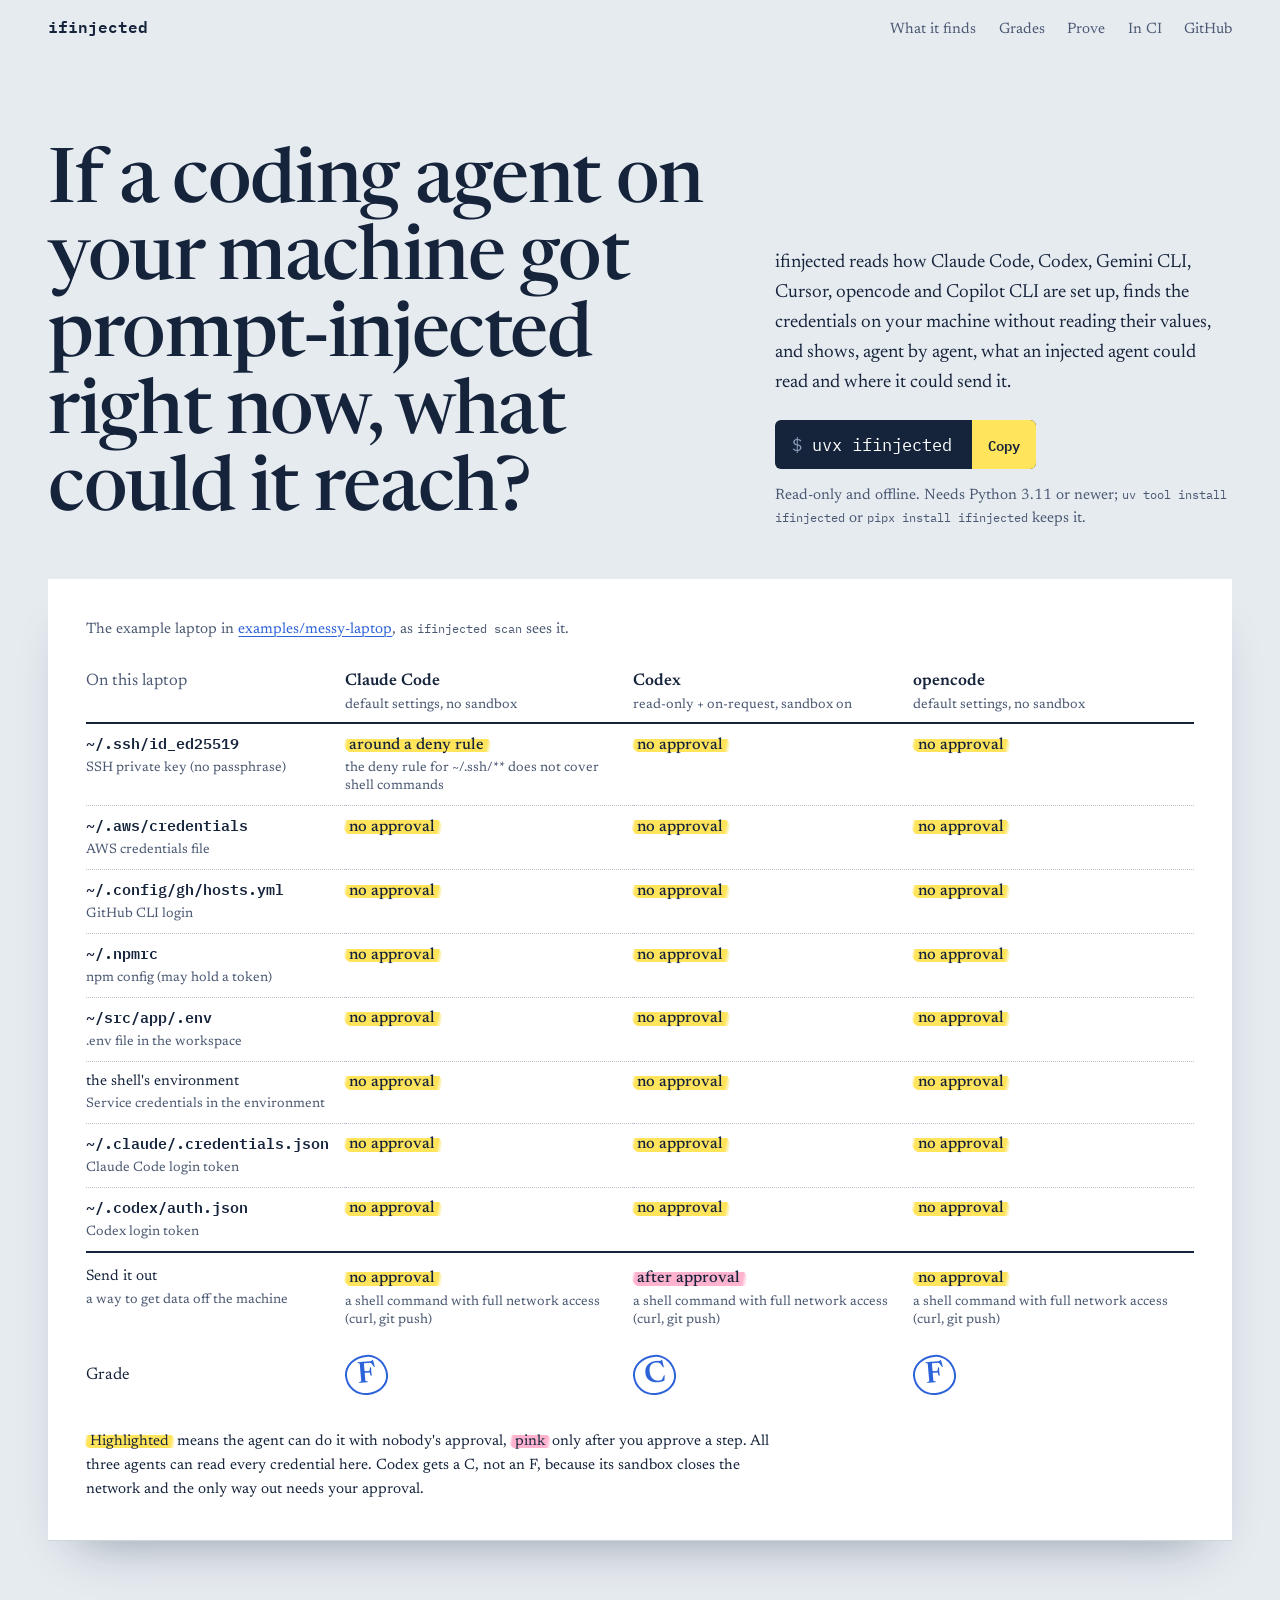
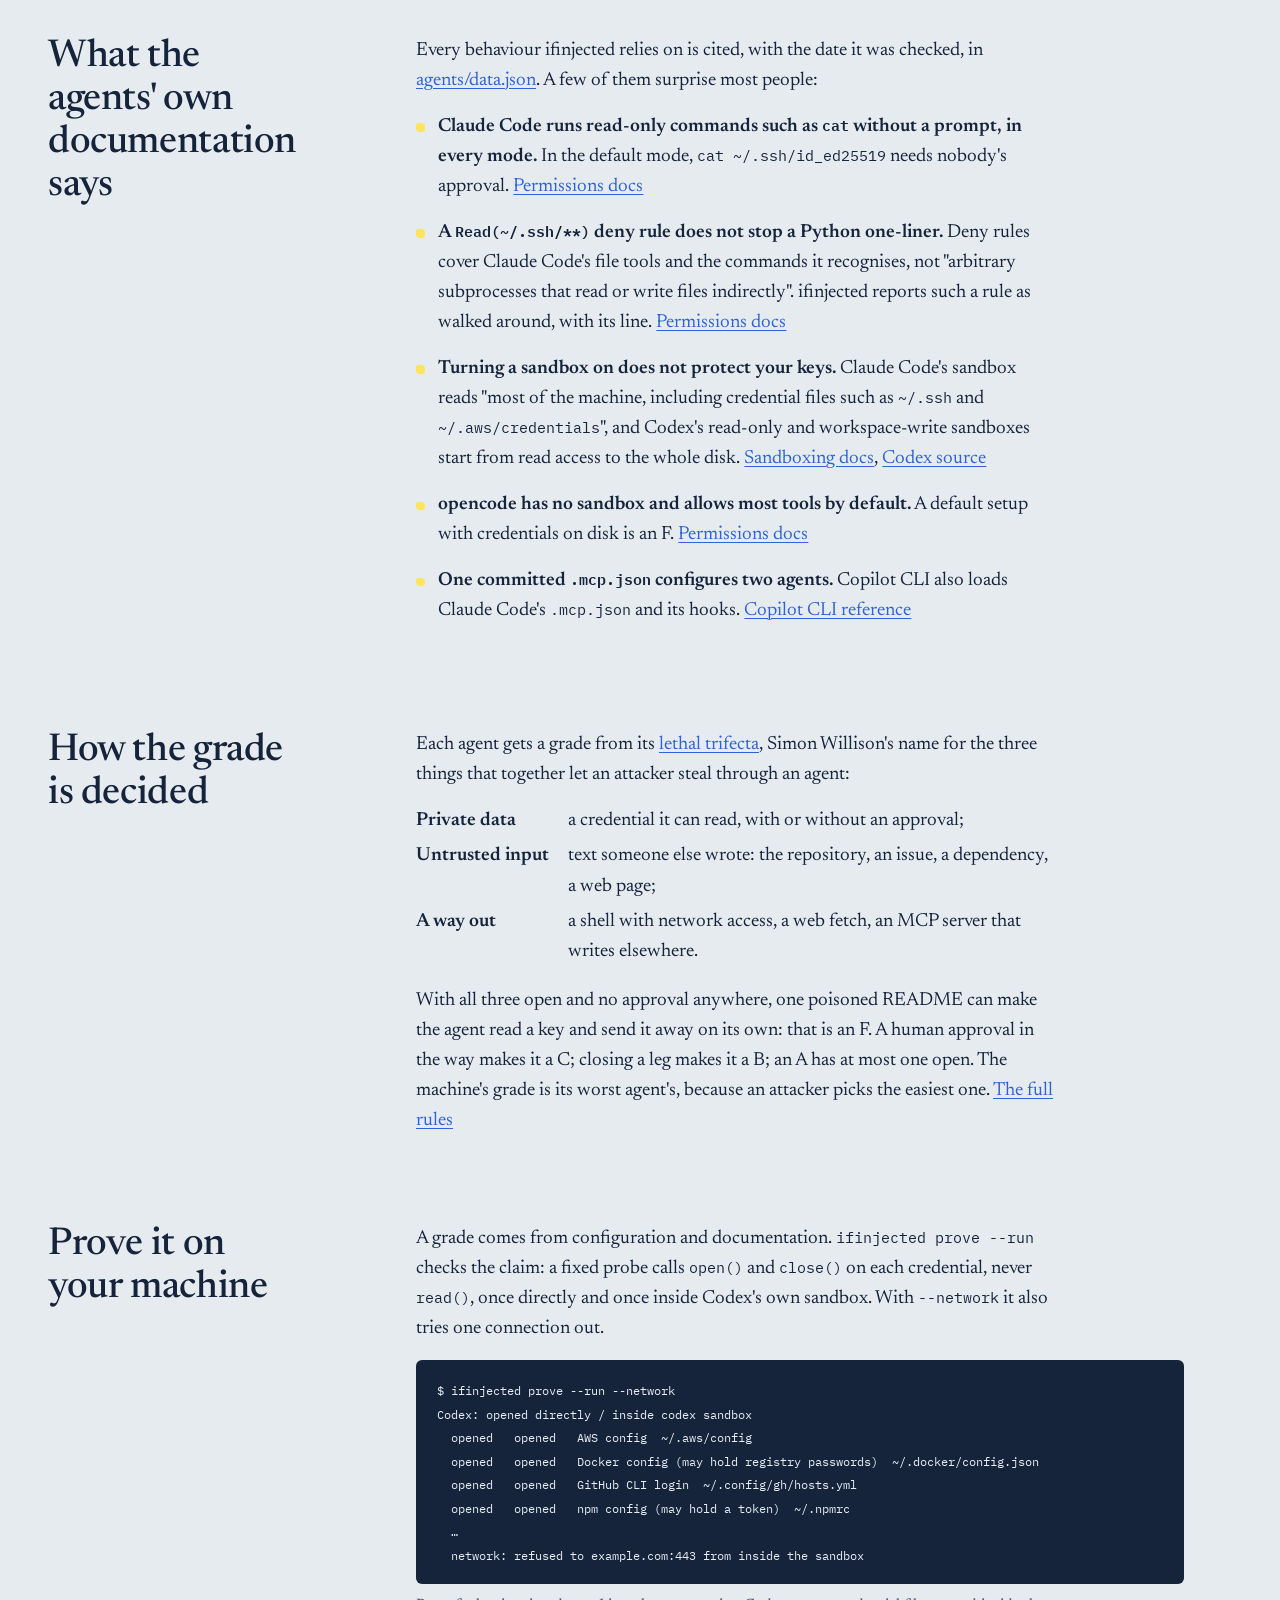
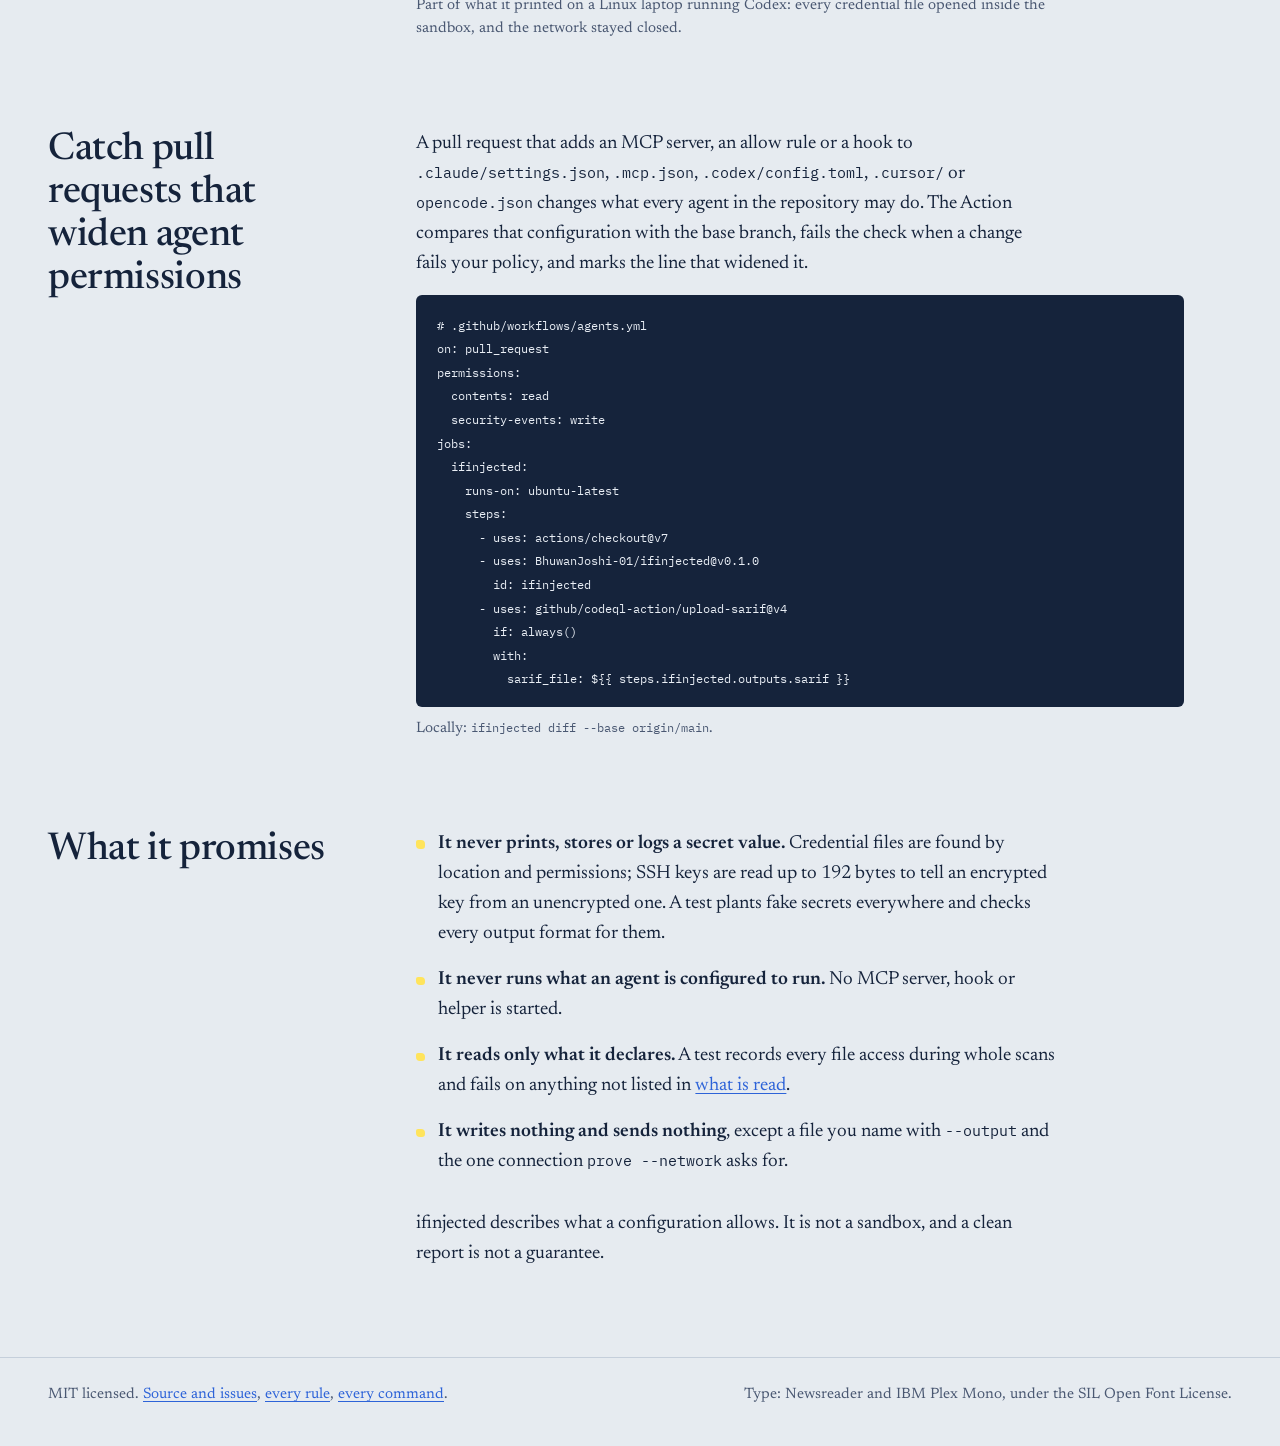
<file: site/index.html>
<!doctype html>
<html lang="en">
<head>
<meta charset="utf-8">
<meta name="viewport" content="width=device-width, initial-scale=1">
<title>ifinjected: what could a prompt-injected coding agent reach on your machine?</title>
<meta name="description" content="One command reads how Claude Code, Codex, Gemini CLI, Cursor, opencode and Copilot CLI are set up, finds the credentials on your machine without reading their values, and grades what an injected agent could read and send out. Open source, read-only, offline.">
<link rel="canonical" href="https://bhuwanjoshi-01.github.io/ifinjected/">
<meta property="og:type" content="website">
<meta property="og:title" content="ifinjected">
<meta property="og:description" content="What could a prompt-injected coding agent reach on your machine? A grade per agent, with the line of configuration behind it. Read-only and offline.">
<meta property="og:url" content="https://bhuwanjoshi-01.github.io/ifinjected/">
<meta property="og:image" content="https://bhuwanjoshi-01.github.io/ifinjected/assets/social-card.png">
<meta property="og:image:width" content="1280">
<meta property="og:image:height" content="640">
<meta property="og:image:alt" content="A printout of a laptop's credential files, highlighted where Claude Code, Codex and opencode could read them without approval, with grades F, C and F.">
<meta name="twitter:card" content="summary_large_image">
<meta name="theme-color" content="#e6ebf0">
<link rel="icon" href="assets/favicon.svg" type="image/svg+xml">
<link rel="preload" href="assets/fonts/newsreader.woff2" as="font" type="font/woff2" crossorigin>
<link rel="stylesheet" href="style.css">
<script src="main.js" defer></script>
</head>
<body>

<header class="topbar">
  <div class="wrap topbar-row">
    <a class="brand" href="#top">ifinjected</a>
    <nav aria-label="Page">
      <a href="#finds">What it finds</a>
      <a href="#grade">Grades</a>
      <a href="#prove">Prove</a>
      <a href="#ci">In CI</a>
      <a href="https://github.com/BhuwanJoshi-01/ifinjected">GitHub</a>
    </nav>
  </div>
</header>

<main id="top">
  <section class="hero wrap" aria-labelledby="title">
    <h1 id="title">If a coding agent on your machine got prompt&#8209;injected right now, what could it reach?</h1>
    <div class="hero-side">
      <p class="lede">ifinjected reads how Claude Code, Codex, Gemini CLI, Cursor, opencode and Copilot CLI are set
        up, finds the credentials on your machine without reading their values, and shows, agent by agent, what an
        injected agent could read and where it could send it.</p>
      <div class="command">
        <code id="install-command">uvx ifinjected</code>
        <button class="copy" type="button" data-copy="install-command">Copy</button>
      </div>
      <p class="fine">Read-only and offline. Needs Python 3.11 or newer; <code>uv tool install ifinjected</code> or
        <code>pipx install ifinjected</code> keeps it.</p>
    </div>
  </section>

  <figure class="paper wrap" aria-labelledby="listing-caption">
    <figcaption id="listing-caption">The example laptop in
      <a href="https://github.com/BhuwanJoshi-01/ifinjected/tree/main/examples/messy-laptop">examples/messy-laptop</a>,
      as <code>ifinjected scan</code> sees it.</figcaption>
    <div class="listing">
<!-- listing:start -->
<table class="listing-table">
<thead><tr>
<th scope="col">On this laptop</th>
<th scope="col">Claude Code<small>default settings, no sandbox</small></th>
<th scope="col">Codex<small>read-only + on-request, sandbox on</small></th>
<th scope="col">opencode<small>default settings, no sandbox</small></th>
</tr></thead>
<tbody>
<tr><th scope="row"><code>~/.ssh/id_ed25519</code><small>SSH private key (no passphrase)</small></th>
<td data-agent="Claude Code"><mark class="hl hl-none" style="--i:0">around a deny rule</mark><small>the deny rule for ~/.ssh/** does not cover shell commands</small></td>
<td data-agent="Codex"><mark class="hl hl-none" style="--i:0">no approval</mark></td>
<td data-agent="opencode"><mark class="hl hl-none" style="--i:0">no approval</mark></td>
</tr>
<tr><th scope="row"><code>~/.aws/credentials</code><small>AWS credentials file</small></th>
<td data-agent="Claude Code"><mark class="hl hl-none" style="--i:1">no approval</mark></td>
<td data-agent="Codex"><mark class="hl hl-none" style="--i:1">no approval</mark></td>
<td data-agent="opencode"><mark class="hl hl-none" style="--i:1">no approval</mark></td>
</tr>
<tr><th scope="row"><code>~/.config/gh/hosts.yml</code><small>GitHub CLI login</small></th>
<td data-agent="Claude Code"><mark class="hl hl-none" style="--i:2">no approval</mark></td>
<td data-agent="Codex"><mark class="hl hl-none" style="--i:2">no approval</mark></td>
<td data-agent="opencode"><mark class="hl hl-none" style="--i:2">no approval</mark></td>
</tr>
<tr><th scope="row"><code>~/.npmrc</code><small>npm config (may hold a token)</small></th>
<td data-agent="Claude Code"><mark class="hl hl-none" style="--i:3">no approval</mark></td>
<td data-agent="Codex"><mark class="hl hl-none" style="--i:3">no approval</mark></td>
<td data-agent="opencode"><mark class="hl hl-none" style="--i:3">no approval</mark></td>
</tr>
<tr><th scope="row"><code>~/src/app/.env</code><small>.env file in the workspace</small></th>
<td data-agent="Claude Code"><mark class="hl hl-none" style="--i:4">no approval</mark></td>
<td data-agent="Codex"><mark class="hl hl-none" style="--i:4">no approval</mark></td>
<td data-agent="opencode"><mark class="hl hl-none" style="--i:4">no approval</mark></td>
</tr>
<tr><th scope="row">the shell&#x27;s environment<small>Service credentials in the environment</small></th>
<td data-agent="Claude Code"><mark class="hl hl-none" style="--i:5">no approval</mark></td>
<td data-agent="Codex"><mark class="hl hl-none" style="--i:5">no approval</mark></td>
<td data-agent="opencode"><mark class="hl hl-none" style="--i:5">no approval</mark></td>
</tr>
<tr><th scope="row"><code>~/.claude/.credentials.json</code><small>Claude Code login token</small></th>
<td data-agent="Claude Code"><mark class="hl hl-none" style="--i:6">no approval</mark></td>
<td data-agent="Codex"><mark class="hl hl-none" style="--i:6">no approval</mark></td>
<td data-agent="opencode"><mark class="hl hl-none" style="--i:6">no approval</mark></td>
</tr>
<tr><th scope="row"><code>~/.codex/auth.json</code><small>Codex login token</small></th>
<td data-agent="Claude Code"><mark class="hl hl-none" style="--i:7">no approval</mark></td>
<td data-agent="Codex"><mark class="hl hl-none" style="--i:7">no approval</mark></td>
<td data-agent="opencode"><mark class="hl hl-none" style="--i:7">no approval</mark></td>
</tr>
<tr class="way-out"><th scope="row">Send it out<small>a way to get data off the machine</small></th>
<td data-agent="Claude Code"><mark class="hl hl-none" style="--i:8">no approval</mark><small>a shell command with full network access (curl, git push)</small></td>
<td data-agent="Codex"><mark class="hl hl-human" style="--i:8">after approval</mark><small>a shell command with full network access (curl, git push)</small></td>
<td data-agent="opencode"><mark class="hl hl-none" style="--i:8">no approval</mark><small>a shell command with full network access (curl, git push)</small></td>
</tr>
<tr class="grade"><th scope="row">Grade</th>
<td data-agent="Claude Code"><span class="ring">F</span></td>
<td data-agent="Codex"><span class="ring">C</span></td>
<td data-agent="opencode"><span class="ring">F</span></td>
</tr>
</tbody>
</table>
<!-- listing:end -->
    </div>
    <p class="legend"><mark class="hl hl-none hl-still">Highlighted</mark> means the agent can do it with nobody's
      approval, <mark class="hl hl-human hl-still">pink</mark> only after you approve a step. All three agents can
      read every credential here. Codex gets a C, not an F, because its sandbox closes the network and the only way
      out needs your approval.</p>
  </figure>

  <section class="prose wrap" id="finds" aria-labelledby="finds-title">
    <h2 id="finds-title">What the agents' own documentation says</h2>
    <p>Every behaviour ifinjected relies on is cited, with the date it was checked, in
      <a href="https://github.com/BhuwanJoshi-01/ifinjected/blob/main/src/ifinjected/agents/data.json">agents/data.json</a>.
      A few of them surprise most people:</p>
    <ul class="facts">
      <li><strong>Claude Code runs read-only commands such as <code>cat</code> without a prompt, in every mode.</strong>
        In the default mode, <code>cat ~/.ssh/id_ed25519</code> needs nobody's approval.
        <a href="https://code.claude.com/docs/en/permissions">Permissions docs</a></li>
      <li><strong>A <code>Read(~/.ssh/**)</code> deny rule does not stop a Python one-liner.</strong> Deny rules cover
        Claude Code's file tools and the commands it recognises, not "arbitrary subprocesses that read or write files
        indirectly". ifinjected reports such a rule as walked around, with its line.
        <a href="https://code.claude.com/docs/en/permissions">Permissions docs</a></li>
      <li><strong>Turning a sandbox on does not protect your keys.</strong> Claude Code's sandbox reads "most of the
        machine, including credential files such as <code>~/.ssh</code> and <code>~/.aws/credentials</code>", and
        Codex's read-only and workspace-write sandboxes start from read access to the whole disk.
        <a href="https://code.claude.com/docs/en/sandboxing">Sandboxing docs</a>,
        <a href="https://github.com/openai/codex/blob/main/codex-rs/protocol/src/permissions.rs">Codex source</a></li>
      <li><strong>opencode has no sandbox and allows most tools by default.</strong> A default setup with credentials
        on disk is an F. <a href="https://opencode.ai/docs/permissions/">Permissions docs</a></li>
      <li><strong>One committed <code>.mcp.json</code> configures two agents.</strong> Copilot CLI also loads Claude
        Code's <code>.mcp.json</code> and its hooks.
        <a href="https://docs.github.com/en/copilot/reference/copilot-cli-reference/cli-config-dir-reference">Copilot CLI reference</a></li>
    </ul>
  </section>

  <section class="prose wrap" id="grade" aria-labelledby="grade-title">
    <h2 id="grade-title">How the grade is decided</h2>
    <p>Each agent gets a grade from its <a href="https://simonwillison.net/2025/Jun/16/the-lethal-trifecta/">lethal
      trifecta</a>, Simon Willison's name for the three things that together let an attacker steal through an agent:</p>
    <dl class="legs">
      <dt>Private data</dt>
      <dd>a credential it can read, with or without an approval;</dd>
      <dt>Untrusted input</dt>
      <dd>text someone else wrote: the repository, an issue, a dependency, a web page;</dd>
      <dt>A way out</dt>
      <dd>a shell with network access, a web fetch, an MCP server that writes elsewhere.</dd>
    </dl>
    <p>With all three open and no approval anywhere, one poisoned README can make the agent read a key and send it
      away on its own: that is an F. A human approval in the way makes it a C; closing a leg makes it a B; an A has at
      most one open. The machine's grade is its worst agent's, because an attacker picks the easiest one.
      <a href="https://github.com/BhuwanJoshi-01/ifinjected/blob/main/docs/grading.md">The full rules</a></p>
  </section>

  <section class="prose wrap" id="prove" aria-labelledby="prove-title">
    <h2 id="prove-title">Prove it on your machine</h2>
    <p>A grade comes from configuration and documentation. <code>ifinjected prove --run</code> checks the claim: a
      fixed probe calls <code>open()</code> and <code>close()</code> on each credential, never <code>read()</code>,
      once directly and once inside Codex's own sandbox. With <code>--network</code> it also tries one connection out.</p>
    <pre class="terminal"><code>$ ifinjected prove --run --network
Codex: opened directly / inside codex sandbox
  opened   opened   AWS config  ~/.aws/config
  opened   opened   Docker config (may hold registry passwords)  ~/.docker/config.json
  opened   opened   GitHub CLI login  ~/.config/gh/hosts.yml
  opened   opened   npm config (may hold a token)  ~/.npmrc
  …
  network: refused to example.com:443 from inside the sandbox</code></pre>
    <p class="fine">Part of what it printed on a Linux laptop running Codex: every credential file opened inside the
      sandbox, and the network stayed closed.</p>
  </section>

  <section class="prose wrap" id="ci" aria-labelledby="ci-title">
    <h2 id="ci-title">Catch pull requests that widen agent permissions</h2>
    <p>A pull request that adds an MCP server, an allow rule or a hook to <code>.claude/settings.json</code>,
      <code>.mcp.json</code>, <code>.codex/config.toml</code>, <code>.cursor/</code> or <code>opencode.json</code>
      changes what every agent in the repository may do. The Action compares that configuration with the base branch,
      fails the check when a change fails your policy, and marks the line that widened it.</p>
    <pre class="terminal"><code># .github/workflows/agents.yml
on: pull_request
permissions:
  contents: read
  security-events: write
jobs:
  ifinjected:
    runs-on: ubuntu-latest
    steps:
      - uses: actions/checkout@v7
      - uses: BhuwanJoshi-01/ifinjected@v0.1.0
        id: ifinjected
      - uses: github/codeql-action/upload-sarif@v4
        if: always()
        with:
          sarif_file: ${{ steps.ifinjected.outputs.sarif }}</code></pre>
    <p class="fine">Locally: <code>ifinjected diff --base origin/main</code>.</p>
  </section>

  <section class="prose wrap" id="promises" aria-labelledby="promises-title">
    <h2 id="promises-title">What it promises</h2>
    <ul class="facts">
      <li><strong>It never prints, stores or logs a secret value.</strong> Credential files are found by location
        and permissions; SSH keys are read up to 192 bytes to tell an encrypted key from an unencrypted one. A test
        plants fake secrets everywhere and checks every output format for them.</li>
      <li><strong>It never runs what an agent is configured to run.</strong> No MCP server, hook or helper is started.</li>
      <li><strong>It reads only what it declares.</strong> A test records every file access during whole scans and
        fails on anything not listed in <a href="https://github.com/BhuwanJoshi-01/ifinjected/blob/main/docs/what-is-read.md">what is read</a>.</li>
      <li><strong>It writes nothing and sends nothing</strong>, except a file you name with <code>--output</code> and
        the one connection <code>prove --network</code> asks for.</li>
    </ul>
    <p>ifinjected describes what a configuration allows. It is not a sandbox, and a clean report is not a guarantee.</p>
  </section>
</main>

<footer class="footer">
  <div class="wrap footer-row">
    <p>MIT licensed. <a href="https://github.com/BhuwanJoshi-01/ifinjected">Source and issues</a>,
      <a href="https://github.com/BhuwanJoshi-01/ifinjected/blob/main/docs/rules.md">every rule</a>,
      <a href="https://github.com/BhuwanJoshi-01/ifinjected/blob/main/docs/cli.md">every command</a>.</p>
    <p>Type: Newsreader and IBM Plex Mono, under the SIL Open Font License.</p>
  </div>
</footer>

</body>
</html>
</file>
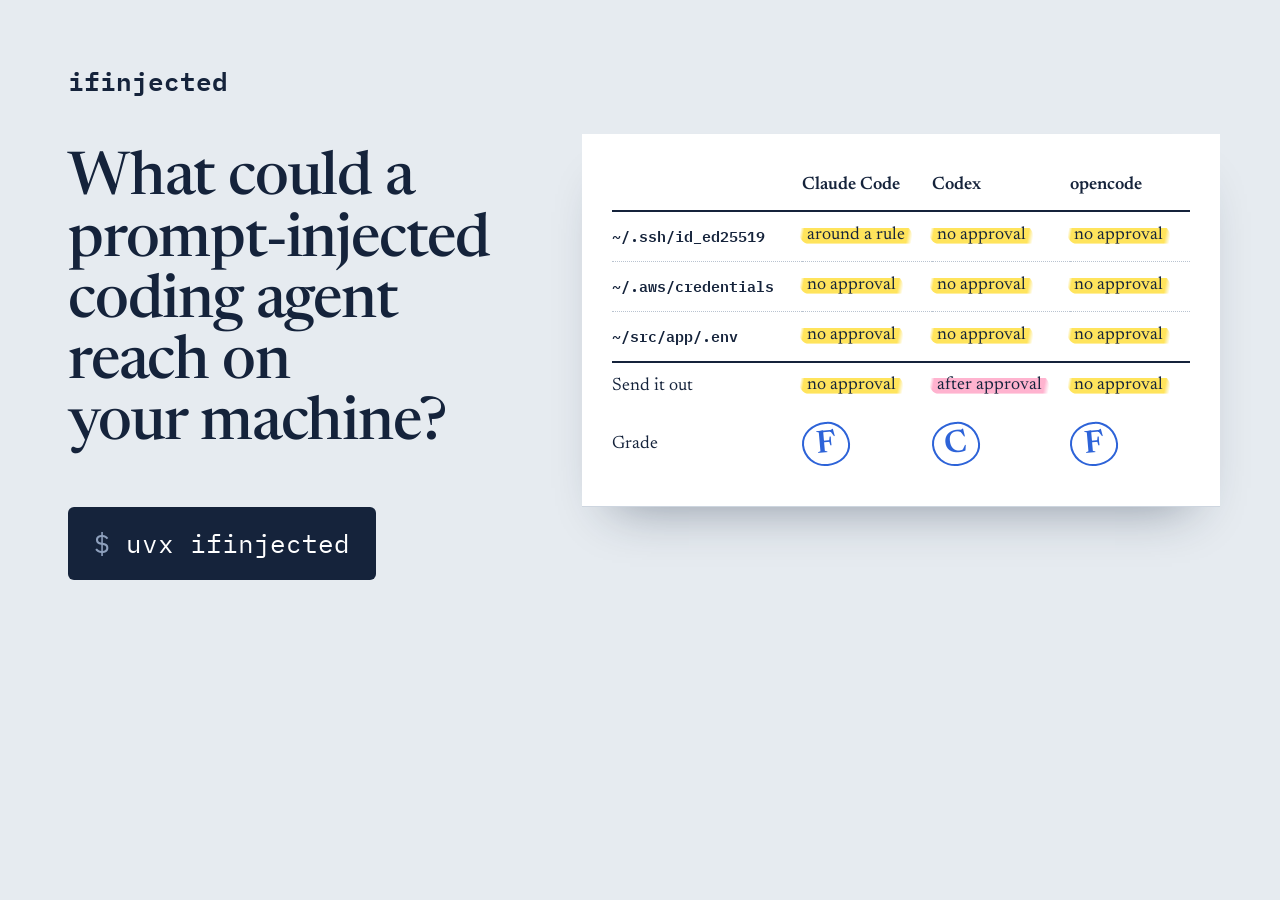
<file: scripts/social-card/card.html>
<!doctype html>
<html lang="en">
<head>
<meta charset="utf-8">
<title>ifinjected social card</title>
<!-- Rendered to site/assets/social-card.png by scripts/render-social-card.sh. The rows are
     the messy-laptop example's, as the project page's listing shows them. -->
<link rel="stylesheet" href="../../site/style.css">
<style>
    html, body { margin: 0; width: 1280px; height: 640px; overflow: hidden; }
    body { display: grid; grid-template-columns: 470px 1fr; gap: 44px; padding: 60px 60px 60px 68px; box-sizing: border-box; }
    .left { display: flex; flex-direction: column; justify-content: space-between; }
    .brand { font: 600 26px var(--mono); }
    h1 { font-size: 60px; line-height: 1.02; max-width: none; letter-spacing: -0.02em; }
    .command code { font-size: 26px; padding: 16px 26px; }
    .card-paper { background: var(--paper); padding: 28px 30px; align-self: center; box-shadow: 0 1px 0 #cdd5df, 0 30px 50px -30px rgb(21 35 59 / 0.45); }
    table { border-collapse: collapse; width: 100%; font-size: 18px; line-height: 1.3; white-space: nowrap; }
    th, td { text-align: left; padding: 12px 12px 12px 0; vertical-align: middle; }
    thead th { font-weight: 600; border-bottom: 2px solid var(--ink); font-size: 18px; }
    thead th:first-child { color: var(--ink-soft); font-weight: 400; }
    tbody th { font: 600 15px var(--mono); }
    tbody tr + tr > * { border-top: 1px dotted #b9c3d0; }
    .way-out > * { border-top: 2px solid var(--ink) !important; }
    .way-out th { font: 400 18px var(--serif); }
    .grade > * { border-top: 0 !important; }
    .grade th { font: 400 18px var(--serif); }
    .ring { width: 48px; height: 44px; font-size: 32px; }
</style>
</head>
<body>
    <div class="left">
        <div class="brand">ifinjected</div>
        <h1>What could a prompt&#8209;injected coding agent reach on your machine?</h1>
        <div class="command"><code>uvx ifinjected</code></div>
    </div>
    <div class="card-paper">
        <table>
            <thead><tr><th></th><th>Claude Code</th><th>Codex</th><th>opencode</th></tr></thead>
            <tbody>
                <tr><th>~/.ssh/id_ed25519</th>
                    <td><mark class="hl hl-none hl-still">around a rule</mark></td>
                    <td><mark class="hl hl-none hl-still">no approval</mark></td>
                    <td><mark class="hl hl-none hl-still">no approval</mark></td></tr>
                <tr><th>~/.aws/credentials</th>
                    <td><mark class="hl hl-none hl-still">no approval</mark></td>
                    <td><mark class="hl hl-none hl-still">no approval</mark></td>
                    <td><mark class="hl hl-none hl-still">no approval</mark></td></tr>
                <tr><th>~/src/app/.env</th>
                    <td><mark class="hl hl-none hl-still">no approval</mark></td>
                    <td><mark class="hl hl-none hl-still">no approval</mark></td>
                    <td><mark class="hl hl-none hl-still">no approval</mark></td></tr>
                <tr class="way-out"><th>Send it out</th>
                    <td><mark class="hl hl-none hl-still">no approval</mark></td>
                    <td><mark class="hl hl-human hl-still">after approval</mark></td>
                    <td><mark class="hl hl-none hl-still">no approval</mark></td></tr>
                <tr class="grade"><th>Grade</th>
                    <td><span class="ring">F</span></td>
                    <td><span class="ring">C</span></td>
                    <td><span class="ring">F</span></td></tr>
            </tbody>
        </table>
    </div>
</body>
</html>
</file>
<file: site/style.css>
/* ifinjected project page: an auditor's marked-up printout of a home directory.
   SPDX-License-Identifier: MIT */

@font-face {
    font-family: "Newsreader";
    src: url("assets/fonts/newsreader.woff2") format("woff2");
    font-weight: 200 800;
    font-display: swap;
}
@font-face {
    font-family: "IBM Plex Mono";
    src: url("assets/fonts/plex-mono-400.woff2") format("woff2");
    font-weight: 400;
    font-display: swap;
}
@font-face {
    font-family: "IBM Plex Mono";
    src: url("assets/fonts/plex-mono-600.woff2") format("woff2");
    font-weight: 600;
    font-display: swap;
}

:root {
    --desk: #e6ebf0;
    --desk-deep: #d8e0e8;
    --paper: #ffffff;
    --ink: #15233b;
    --ink-soft: #4a5872;
    --pencil: #2d63d8;

    /* the highlighters: what an agent can do, and who must agree first */
    --hl-none: #ffe45c;
    --hl-human: #ffb3cf;
    --hl-auto: #ffcf8f;

    --serif: "Newsreader", "Iowan Old Style", Georgia, serif;
    --mono: "IBM Plex Mono", ui-monospace, "SFMono-Regular", Menlo, monospace;

    --step--1: 0.9375rem;
    --step-0: 1.1875rem;
    --step-1: 1.5rem;
    --step-2: clamp(1.75rem, 1.4rem + 1.4vw, 2.4rem);
    --step-3: clamp(2.35rem, 1.2rem + 4.4vw, 4.75rem);

    --gutter: clamp(1rem, 4vw, 3rem);
}

*, *::before, *::after { box-sizing: border-box; }
html { scroll-behavior: smooth; scroll-padding-top: 4.5rem; }
@media (prefers-reduced-motion: reduce) { html { scroll-behavior: auto; } }

body {
    margin: 0;
    background: var(--desk);
    color: var(--ink);
    font-family: var(--serif);
    font-size: var(--step-0);
    font-optical-sizing: auto;
    line-height: 1.58;
    -webkit-font-smoothing: antialiased;
    text-rendering: optimizeLegibility;
}

a { color: var(--pencil); text-decoration-thickness: 1px; text-underline-offset: 0.18em; }
a:hover { text-decoration-thickness: 2px; }
:focus-visible { outline: 3px solid var(--pencil); outline-offset: 3px; border-radius: 2px; }

code, pre { font-family: var(--mono); font-size: 0.8em; }
p code, li code, dd code, figcaption code { overflow-wrap: anywhere; }

.wrap { width: min(100% - 2 * var(--gutter), 74rem); margin-inline: auto; }

/* top bar */
.topbar {
    position: sticky;
    top: 0;
    z-index: 2;
    background: color-mix(in srgb, var(--desk) 92%, transparent);
    backdrop-filter: blur(6px);
}
.topbar-row { display: flex; align-items: baseline; justify-content: space-between; gap: 1rem; padding-block: 0.9rem; }
.brand { font-family: var(--mono); font-weight: 600; font-size: 1rem; color: var(--ink); text-decoration: none; }
.topbar nav { display: flex; flex-wrap: wrap; gap: 0.25rem 1.4rem; font-size: var(--step--1); }
.topbar nav a { color: var(--ink-soft); text-decoration: none; }
.topbar nav a:hover { color: var(--ink); text-decoration: underline; }

/* hero */
.hero {
    display: grid;
    grid-template-columns: minmax(0, 1.45fr) minmax(0, 1fr);
    gap: 2rem 4rem;
    align-items: end;
    padding-block: clamp(2.5rem, 7vw, 6rem) clamp(2rem, 4vw, 3rem);
}
h1 {
    margin: 0;
    font-size: var(--step-3);
    font-weight: 500;
    line-height: 1.02;
    letter-spacing: -0.018em;
    max-width: 18ch;
    text-wrap: balance;
}
.lede { margin: 0 0 1.4rem; max-width: 34em; }
.fine { font-size: var(--step--1); color: var(--ink-soft); margin: 0.9rem 0 0; }

.command {
    display: flex;
    align-items: stretch;
    width: fit-content;
    max-width: 100%;
    background: var(--ink);
    color: var(--paper);
    border-radius: 6px;
}
.command code { font-size: 1.05rem; padding: 0.7rem 0.4rem 0.7rem 1.1rem; }
.command code::before { content: "$ "; color: #8ea0bd; }
.copy {
    font: 600 0.85rem var(--mono);
    color: var(--ink);
    background: var(--hl-none);
    border: 0;
    border-radius: 0 6px 6px 0;
    padding: 0 1rem;
    margin-left: 0.8rem;
    cursor: pointer;
}
.copy:hover { background: #ffd92a; }
.copy:focus-visible { outline-color: var(--hl-none); }

/* the printout */
.paper {
    background: var(--paper);
    padding: clamp(1.1rem, 3vw, 2.4rem);
    box-shadow: 0 1px 0 #cdd5df, 0 28px 50px -30px rgb(21 35 59 / 0.45);
    margin-block: 0 clamp(3rem, 8vw, 6rem);
}
.paper figcaption { font-size: var(--step--1); color: var(--ink-soft); margin-bottom: 1.2rem; }

.listing-table { width: 100%; border-collapse: collapse; font-size: var(--step--1); line-height: 1.35; }
.listing-table th, .listing-table td { text-align: left; vertical-align: top; padding: 0.6rem 1rem 0.6rem 0; }
.listing-table thead th {
    font-size: 1.05rem;
    font-weight: 600;
    border-bottom: 2px solid var(--ink);
    padding-bottom: 0.5rem;
}
.listing-table thead th:first-child { font-weight: 400; color: var(--ink-soft); }
.listing-table small { display: block; font-size: 0.85rem; font-weight: 400; color: var(--ink-soft); margin-top: 0.2rem; }
.listing-table tbody th { font-weight: 400; }
.listing-table td { font-size: 1.02rem; }
.listing-table td .hl { font-weight: 500; }
.listing-table tbody th code { font-size: 0.92rem; font-weight: 600; }
.listing-table tbody tr + tr > * { border-top: 1px dotted #b9c3d0; }
.listing-table .way-out > * { border-top: 2px solid var(--ink) !important; padding-top: 0.9rem; }
.listing-table .grade > * { border-top: 0 !important; padding-top: 1rem; vertical-align: middle; }
.listing-table .grade th { font-size: 1.05rem; }

/* the highlighter, the one moving thing: each row is marked in turn when the page opens */
.hl {
    color: inherit;
    background-color: transparent;
    background-image: linear-gradient(100deg, transparent 0.1em, var(--mark) 0.3em, var(--mark) calc(100% - 0.35em), transparent calc(100% - 0.05em));
    background-repeat: no-repeat;
    background-position: 0 72%;
    background-size: 100% 78%;
    border-radius: 0.15em 0.6em 0.25em 0.7em;
    padding: 0.08em 0.4em 0.04em;
    margin-inline: -0.15em;
    -webkit-box-decoration-break: clone;
    box-decoration-break: clone;
    animation: mark 420ms cubic-bezier(0.3, 0.7, 0.25, 1) both;
    animation-delay: calc(350ms + var(--i, 0) * 110ms);
}
.hl-none { --mark: var(--hl-none); }
.hl-human { --mark: var(--hl-human); }
.hl-auto { --mark: var(--hl-auto); }
.hl-blocked { --mark: transparent; text-decoration: line-through 2px; color: var(--ink-soft); }
.hl-not { color: var(--ink-soft); }
.hl-still { animation: none; }
@keyframes mark { from { background-size: 0% 78%; } }
@media (prefers-reduced-motion: reduce) { .hl { animation: none; } }

.ring {
    display: inline-grid;
    place-items: center;
    width: 2.7rem;
    height: 2.5rem;
    font-size: 1.9rem;
    font-weight: 600;
    line-height: 1;
    color: var(--pencil);
    border: 2px solid var(--pencil);
    border-radius: 52% 46% 50% 48% / 48% 54% 46% 52%;
    transform: rotate(-5deg);
}

.legend { margin: 1.6rem 0 0; max-width: 46em; font-size: var(--step--1); }

/* the reading sections */
.prose { padding-bottom: clamp(2.5rem, 6vw, 4.5rem); }
.prose > * { max-width: 40rem; }
@media (min-width: 1000px) {
    .prose { display: grid; grid-template-columns: minmax(0, 19rem) minmax(0, 1fr); column-gap: 4rem; align-items: start; }
    .prose > * { grid-column: 2; }
    .prose > h2 { grid-column: 1; grid-row: 1 / span 12; position: sticky; top: 5rem; }
    .prose > pre { max-width: 48rem; }
}
h2 {
    font-size: var(--step-2);
    font-weight: 500;
    line-height: 1.12;
    letter-spacing: -0.01em;
    margin: 0 0 1rem;
    text-wrap: balance;
}
.prose p { margin: 0 0 1rem; }

.facts { padding: 0; margin: 0 0 1rem; list-style: none; }
.facts li { padding-left: 1.4rem; position: relative; margin-bottom: 1rem; }
.facts li::before {
    content: "";
    position: absolute;
    left: 0;
    top: 0.62em;
    width: 0.55rem;
    height: 0.55rem;
    background: var(--hl-none);
    border-radius: 2px 4px 3px 4px;
}
.facts strong { font-weight: 600; }

.legs { display: grid; grid-template-columns: max-content 1fr; gap: 0.35rem 1.2rem; margin: 0 0 1.2rem; }
.legs dt { font-weight: 600; }
.legs dd { margin: 0; }

.terminal {
    background: var(--ink);
    color: #e9eef5;
    border-radius: 6px;
    padding: 1.1rem 1.3rem;
    overflow-x: auto;
    line-height: 1.55;
    margin: 0 0 0.6rem;
}

.footer { border-top: 1px solid #c5cfdb; padding-block: 1.6rem 2.4rem; font-size: var(--step--1); color: var(--ink-soft); }
.footer-row { display: flex; flex-wrap: wrap; justify-content: space-between; gap: 0.4rem 2rem; }
.footer p { margin: 0; }

/* phones: the hero stacks, and each listing row becomes a small card of its own */
@media (max-width: 820px) {
    .hero { grid-template-columns: 1fr; align-items: start; }
    .topbar nav a:not(:last-child) { display: none; }
}
@media (max-width: 640px) {
    .listing-table thead { position: absolute; width: 1px; height: 1px; overflow: hidden; clip-path: inset(50%); }
    .listing-table, .listing-table tbody { display: block; }
    .listing-table tr { display: grid; grid-template-columns: repeat(3, minmax(0, 1fr)); gap: 0.2rem 0.6rem; padding-block: 0.75rem; }
    .listing-table tbody tr + tr { border-top: 1px dotted #b9c3d0; }
    .listing-table tbody tr + tr > * { border-top: 0; }
    .listing-table .way-out { border-top: 2px solid var(--ink) !important; }
    .listing-table .way-out > * { border-top: 0 !important; }
    .listing-table th, .listing-table td { padding: 0; }
    .listing-table tbody th { grid-column: 1 / -1; margin-bottom: 0.3rem; }
    .listing-table td { font-size: 0.9rem; }
    .listing-table td::before { content: attr(data-agent); display: block; color: var(--ink-soft); font-size: 0.75rem; margin-bottom: 0.1rem; }
    .listing-table .grade th { align-self: center; }
    .legs { grid-template-columns: 1fr; }
    .legs dd { margin-bottom: 0.5rem; }
}
</file>
